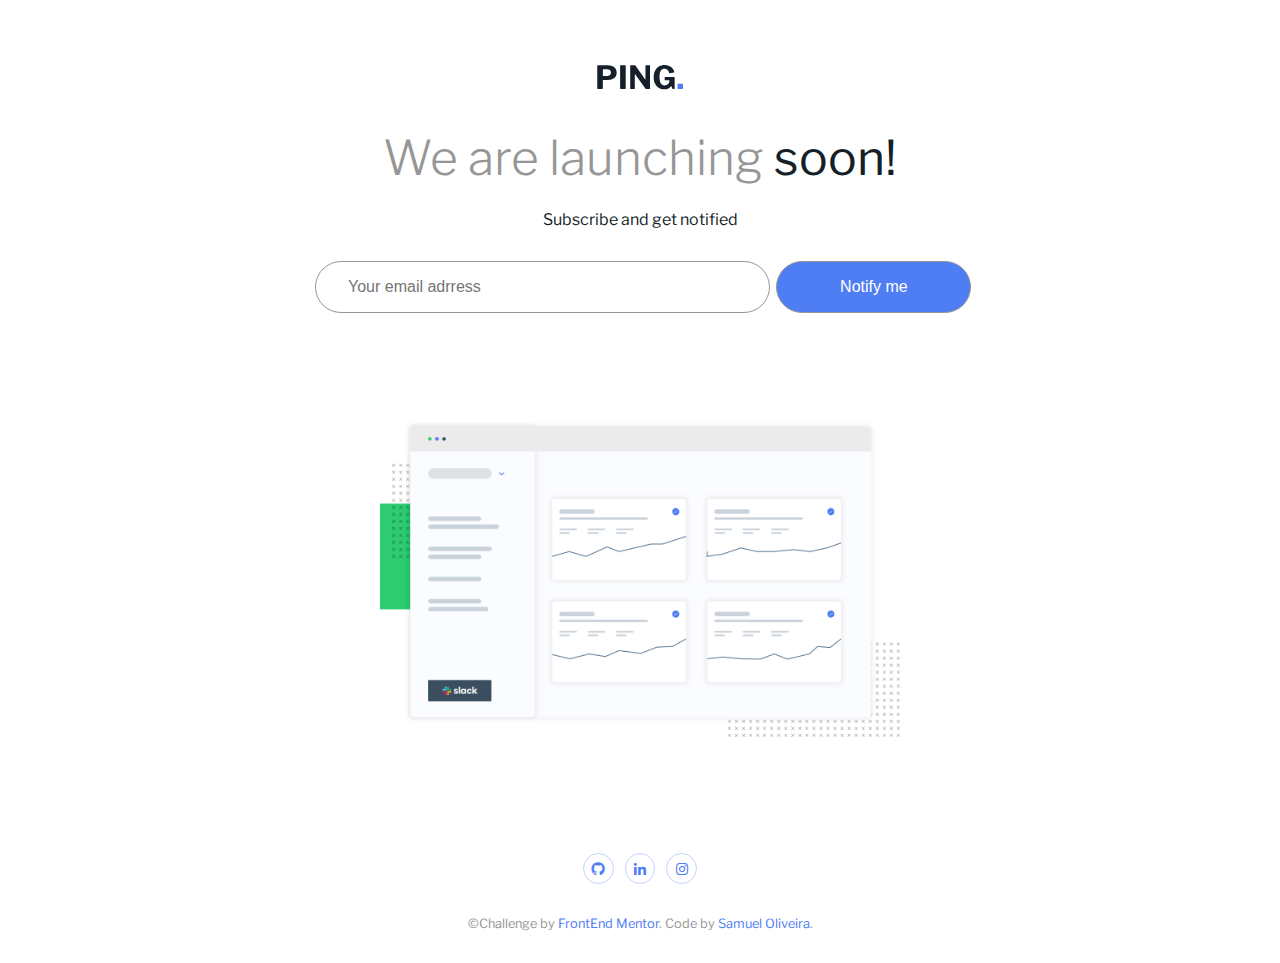
<file: index.html>
<!DOCTYPE html>
<html lang="en">
<head>
    <meta charset="UTF-8">
    <meta http-equiv="X-UA-Compatible" content="IE=edge">
    <meta name="viewport" content="width=device-width, initial-scale=1.0">
    <title>Ping Page</title>
    <!--FAVICON-->
    <link rel="shortcut icon" href="./images/favicon-32x32.png" type="image/x-icon">

    <!--FONT-->
    <link rel="preconnect" href="https://fonts.googleapis.com">
    <link rel="preconnect" href="https://fonts.gstatic.com" crossorigin>
    <link href="https://fonts.googleapis.com/css2?family=Libre+Franklin:wght@300;600;700&display=swap" rel="stylesheet">

    <!--BOX ICON-->  
    <link rel="stylesheet" href="https://cdn.jsdelivr.net/npm/boxicons@latest/css/boxicons.min.css">

    <!--STYLE-->
    <link rel="stylesheet" href="./assets/styles/style.css">
</head>
<body>
    <div class="container">
        <div class="text">
            <img src="./images/logo.svg" alt="logo" id="logo">

            <h2>
                We are launching <strong>soon!</strong>
            </h2>

            <p>
                Subscribe and get notified
            </p>
        </div>

        <form action="cadastro.html" class="inputs">
            <div class="input-container">
                <input type="email" name="email" id="email" placeholder="Your email adrress">
                
                <p id="msg-error">
                    Please provide a valid email address.
                </p>
            </div>

            <input type="button" value="Notify me" id="btn">

        </form>

        <div class="img-container">
            <img src="./images/illustration-dashboard.png" alt="ilustration a dashboard">
        </div>

        <div class="footer">
            
            <a href="https://github.com/SamuelOliveiraa"><i class='bx bxl-github' ></i></i></a>
            

            <a href="https://www.linkedin.com/in/samuel-oliveira-de-ara%C3%BAjo-473254191/"><i class='bx bxl-linkedin'></i></a>

            <a href="https://www.instagram.com/samuka.oliveira0/"><i class='bx bxl-instagram' id="icon"></i></a>

            <p>
                &copy;Challenge by <a target="_blank" href="https://www.frontendmentor.io">FrontEnd Mentor</a>. Code by <a target="_blank" href="https://github.com/samueloliveiraa">Samuel Oliveira</a>.
            </p>
        </div>
    </div>


    <script src="./assets/js/script.js"></script>
</body>
</html>
</file>
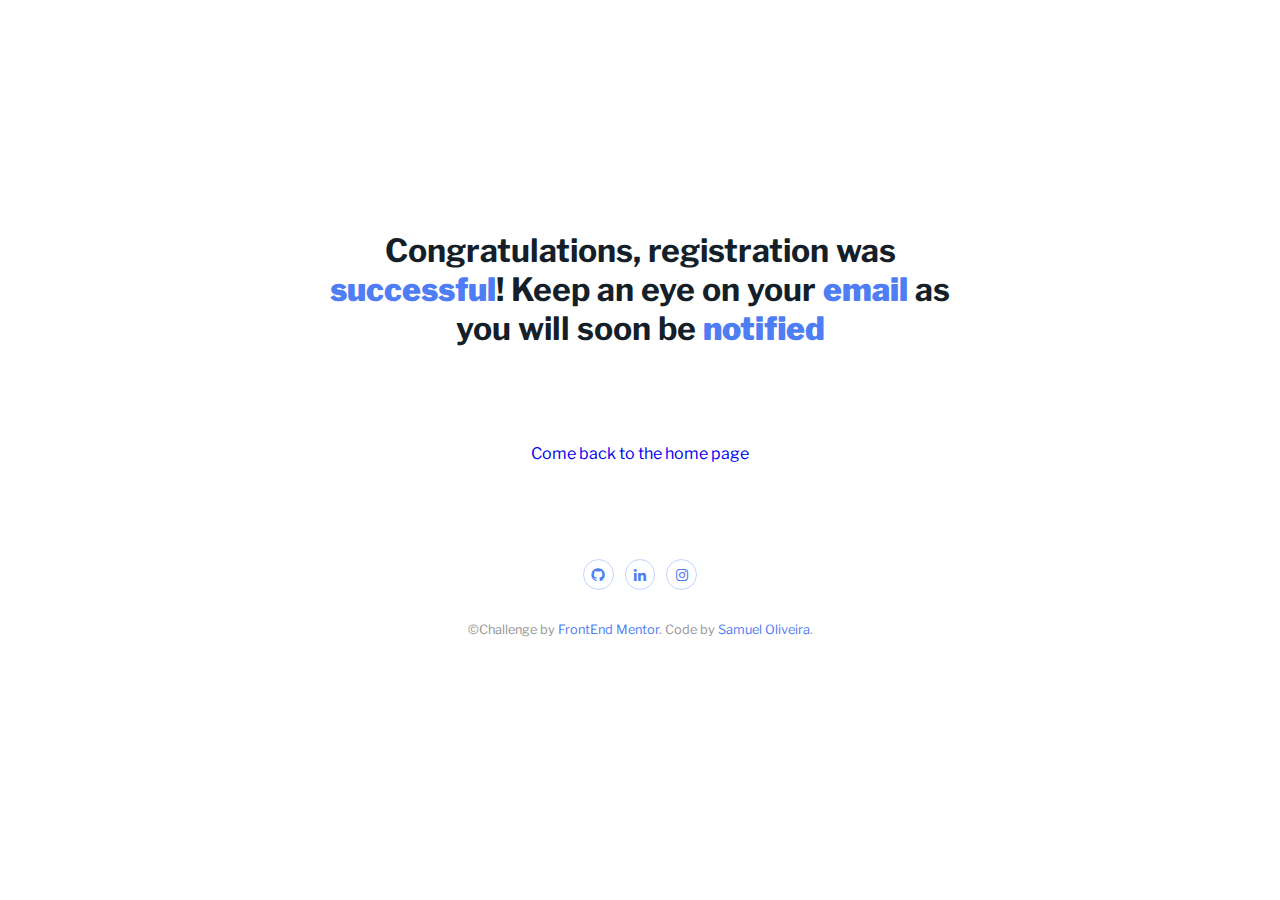
<file: cadastro.html>
<!DOCTYPE html>
<html lang="en">
<head>
    <meta charset="UTF-8">
    <meta http-equiv="X-UA-Compatible" content="IE=edge">
    <meta name="viewport" content="width=device-width, initial-scale=1.0">
    <title>Ping Page</title>
    <!--FAVICON-->
    <link rel="shortcut icon" href="./images/favicon-32x32.png" type="image/x-icon">

    <!--FONT-->
    <link rel="preconnect" href="https://fonts.googleapis.com">
    <link rel="preconnect" href="https://fonts.gstatic.com" crossorigin>
    <link href="https://fonts.googleapis.com/css2?family=Libre+Franklin:wght@300;600;700&display=swap" rel="stylesheet">

    <!--BOX ICON-->  
    <link rel="stylesheet" href="https://cdn.jsdelivr.net/npm/boxicons@latest/css/boxicons.min.css">

    <!--STYLES-->
    <link rel="stylesheet" href="assets/styles/cadastro.css">
</head>
<body>
    <div class="container">
        <h1>
            Congratulations, registration was <strong>successful</strong>! Keep an eye on your <strong>email</strong> as you will soon be <strong>notified</strong>
        </h1>

        <a href="index.html" id="p1">Come back to the home page</a>

        <div class="footer">
        
            <a href="https://github.com/SamuelOliveiraa"><i class='bx bxl-github' ></i></i></a>
        
            <a href="https://www.linkedin.com/in/samuel-oliveira-de-ara%C3%BAjo-473254191/"><i class='bx bxl-linkedin'></i></a>
            <a href="https://www.instagram.com/samuka.oliveira0/"><i class='bx bxl-instagram' id="icon"></i></a>
            <p>
                &copy;Challenge by <a target="_blank" href="https://www.frontendmentor.io">FrontEnd Mentor</a>. Code by <a target="_blank" href="https://github.com/samueloliveiraa">Samuel Oliveira</a>.
            </p>
        </div>
    </div>
</body>
</html>
</file>
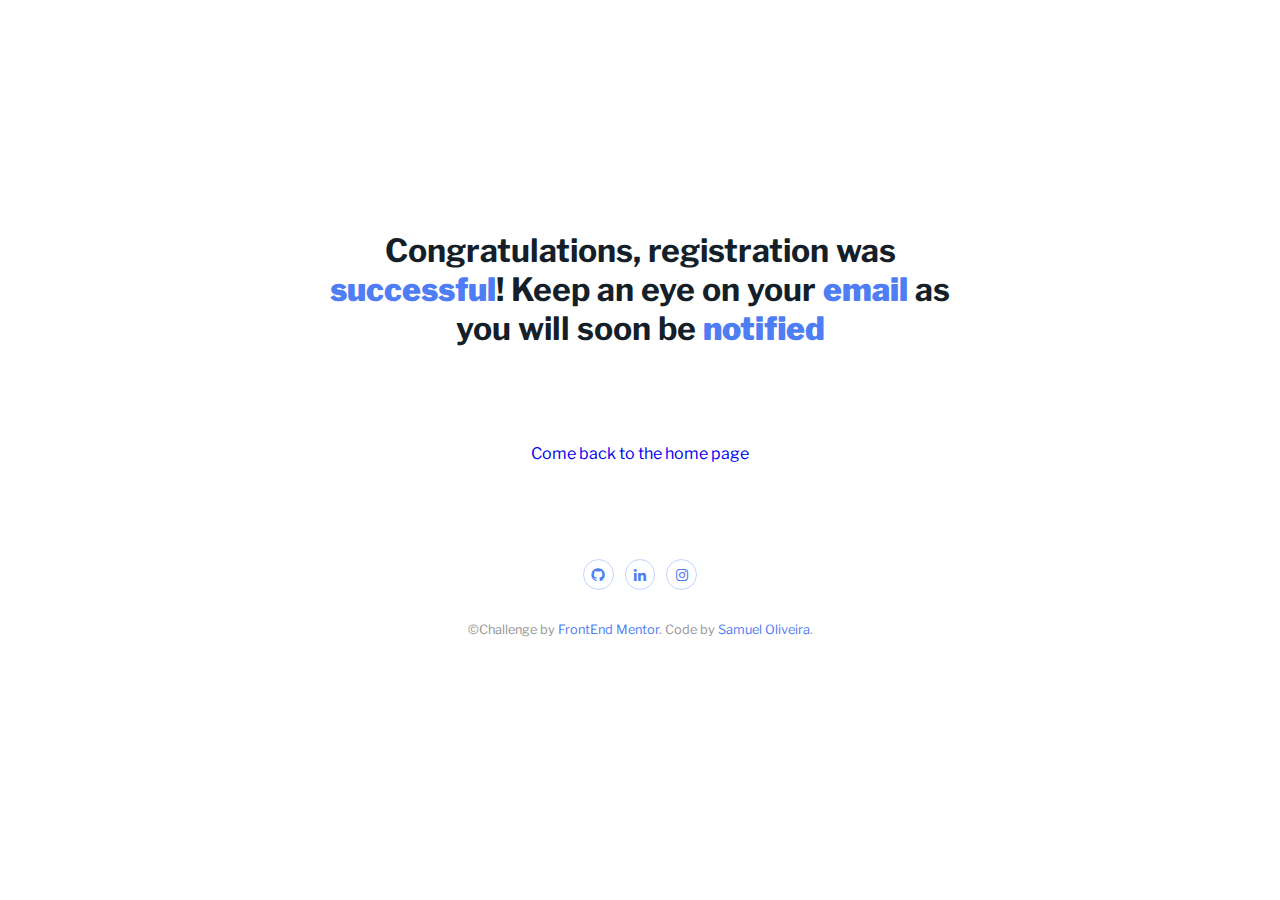
<file: assets/html/cadastro.html>
<!DOCTYPE html>
<html lang="en">
<head>
    <meta charset="UTF-8">
    <meta http-equiv="X-UA-Compatible" content="IE=edge">
    <meta name="viewport" content="width=device-width, initial-scale=1.0">
    <title>Ping Page</title>
    <!--FAVICON-->
    <link rel="shortcut icon" href="/images/favicon-32x32.png" type="image/x-icon">

    <!--FONT-->
    <link rel="preconnect" href="https://fonts.googleapis.com">
    <link rel="preconnect" href="https://fonts.gstatic.com" crossorigin>
    <link href="https://fonts.googleapis.com/css2?family=Libre+Franklin:wght@300;600;700&display=swap" rel="stylesheet">

    <!--BOX ICON-->  
    <link rel="stylesheet" href="https://cdn.jsdelivr.net/npm/boxicons@latest/css/boxicons.min.css">

    <!--STYLES-->
    <link rel="stylesheet" href="../styles/cadastro.css">
</head>
<body>
    <div class="container">
        <h1>
            Congratulations, registration was <strong>successful</strong>! Keep an eye on your <strong>email</strong> as you will soon be <strong>notified</strong>
        </h1>

        <a href="/./index.html" id="p1">Come back to the home page</a>

        <div class="footer">
        
            <a href="https://github.com/SamuelOliveiraa"><i class='bx bxl-github' ></i></i></a>
        
            <a href="https://www.linkedin.com/in/samuel-oliveira-de-ara%C3%BAjo-473254191/"><i class='bx bxl-linkedin'></i></a>
            <a href="https://www.instagram.com/samuka.oliveira0/"><i class='bx bxl-instagram' id="icon"></i></a>
            <p>
                &copy;Challenge by <a target="_blank" href="https://www.frontendmentor.io">FrontEnd Mentor</a>. Code by <a target="_blank" href="https://github.com/samueloliveiraa">Samuel Oliveira</a>.
            </p>
        </div>
    </div>
</body>
</html>
</file>
<file: assets/styles/style.css>
/* RESET  */
*{
    margin: 0;
    padding: 0;
    box-sizing: border-box;
}
a{
    text-decoration: none;
}

/* VARIABLES  */
:root{
    --blue: hsl(223, 87%, 63%);
    --pale-blue: hsl(223, 100%, 88%);
    --light-red: hsl(354, 100%, 66%);
    --gray: hsl(0, 0%, 59%);
    --very-dark-blue: hsl(209, 33%, 12%);
}

/* BODY  */

body{
    font-family: 'Libre Franklin', sans-serif;
    color: var(--gray);
    display: flex;
    flex-direction: column;
    justify-content: center;
    align-items: center;
    overflow-x: hidden ;
}

/* CONTAINER  */
.container{
    max-width: 650px;
    min-height: 500px;
    text-align: center;
    margin-top: 4rem;
}

/* TEXT  */
.container .text #logo{
    margin-bottom: 2.2rem;
}
.container .text h2{
    font-size: 2rem;
    font-weight: 300;
    margin-bottom: 1.4rem;
}
.container .text h2 strong{
    color: var(--very-dark-blue);
}

.container .text p{
    color: var(--very-dark-blue);
    margin-bottom: 2rem;
}

/* INPUTS  */
.container .inputs{
    position: relative;
}

.container .inputs input{
    width: 80%;
    padding: 1rem;
    border-radius: 2rem;
    border: 1px solid var(--gray);
    font-size: 1rem;
}
.container .inputs .input-container{
    display: inline-block;
    width: 100%;
}
.container .inputs #email{
    margin-bottom: 0.7rem;
    padding-left: 2rem;
}
.container .inputs #btn{
    background-color: var(--blue);
    color: white;
    cursor: pointer;
}
.container .inputs #msg-error{
    font-size: 0.8rem;
    color: var(--light-red);
    margin-bottom: 1.5rem;
    display:none
}

/* IMG-CONTAINER  */
.container .img-container{
    margin-top: 6rem;
    margin-bottom: 7rem;
}
.container .img-container img{
    width: 80%;
}

/*  FOOTER  */
.container .footer .bx{
    border: 1px solid var(--pale-blue);
    border-radius: 1rem;
    padding: 0.4rem;
    color: var(--blue);
}
.container .footer .bx:hover{
    color: var(--very-dark-blue);
    border: 1px solid var(--very-dark-blue);
}
.container .footer .bxl-linkedin{
    margin: 0 0.5rem;
}
.container .footer p{
    font-size: 0.8rem;
    margin-top: 2rem;
    margin-bottom: 2rem;
}
.container .footer p a{
    color:var(--blue)
}
.container .footer p a:hover{
    color: var(--very-dark-blue);
}

/* MEDIA QUERIES */
@media screen and (min-width: 750px) {
    .container .text h2{
        font-size: 3rem;
    }
    .container .inputs{
        text-align: left;
    }
    .container .inputs .input-container{
        width: 70%;
        margin-right: 0.4rem;
    }
    .container .inputs .input-container p{
        text-align: center;
    }
    .container .inputs #email{
        width: 100%;
    }
    .container .inputs #btn{
        width: 30%;
        position: absolute;
    }
}
</file>
<file: assets/styles/cadastro.css>
/* RESET  */
*{
    margin: 0;
    padding: 0;
    box-sizing: border-box;
}
a{
    text-decoration: none;
}

/* VARIABLES  */
:root{
    --blue: hsl(223, 87%, 63%);
    --pale-blue: hsl(223, 100%, 88%);
    --light-red: hsl(354, 100%, 66%);
    --gray: hsl(0, 0%, 59%);
    --very-dark-blue: hsl(209, 33%, 12%);
}
/* BODY  */

body{
    font-family: 'Libre Franklin', sans-serif;
    color: var(--gray);
    display: flex;
    flex-direction: column;
    justify-content: center;
    align-items: center;
    overflow-x: hidden ;
    text-align: center;
    width: 100vw;
    height: 100vh;
}

/* CONTAINER */
.container{
    max-width: 650px;
}
.container h1{
    margin-bottom: 6rem;
    color: var(--very-dark-blue);
    font-weight: 700;
    text-align: center;
}
.container h1 strong{
    color: var(--blue);
}
.container #p1:hover{
    color: var(--blue);
}



/*  FOOTER  */
.footer .bx{
    border: 1px solid var(--pale-blue);
    border-radius: 1rem;
    padding: 0.4rem;
    color: var(--blue);
    margin-top: 6rem;
}
.footer .bx:hover{
    color: var(--very-dark-blue);
    border: 1px solid var(--very-dark-blue);
}
.footer .bxl-linkedin{
    margin: 0 0.5rem;
}
.footer p{
    font-size: 0.8rem;
    margin-top: 2rem;
    margin-bottom: 2rem;
}
.footer p a{
    color:var(--blue)
}
.footer p a:hover{
    color: var(--very-dark-blue);
}
</file>
